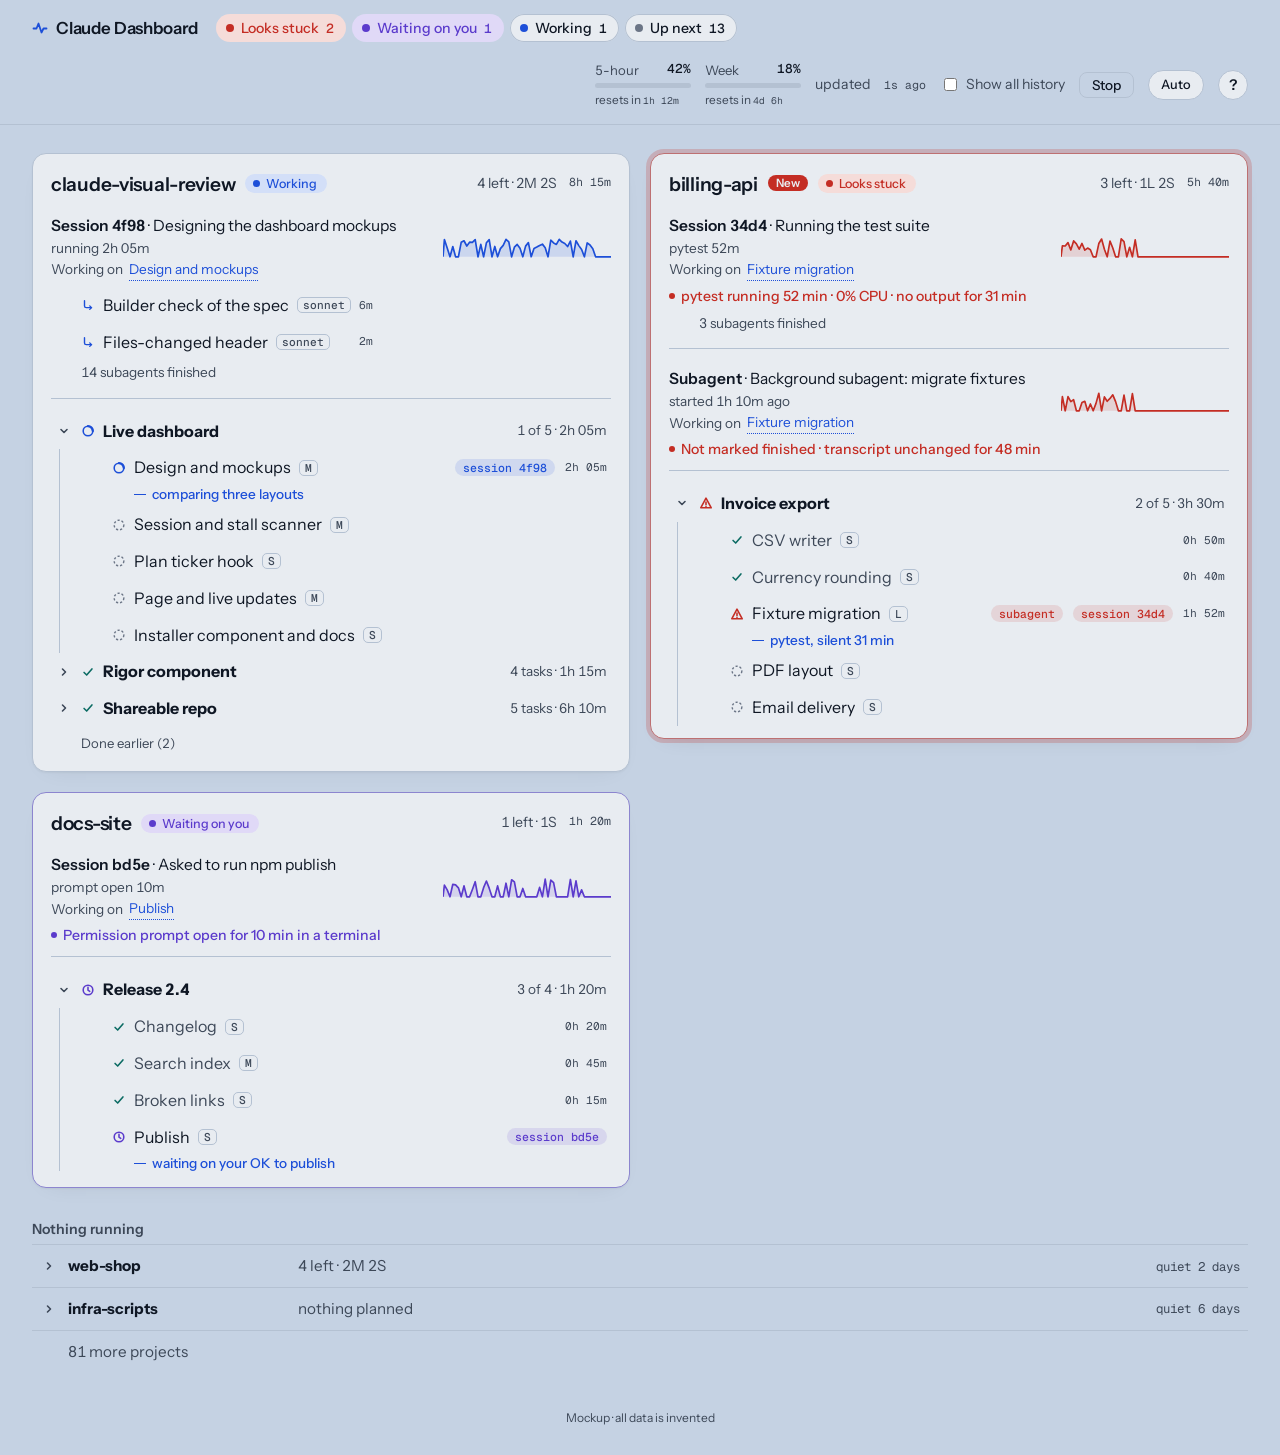
<file: docs/superpowers/specs/live-dashboard/mockup.html>
<!doctype html><html lang="en"><head><meta charset="utf-8"><meta name="viewport" content="width=device-width,initial-scale=1">
<title>Claude Dashboard · d4-calm</title>
<link rel="stylesheet" href="https://fonts.googleapis.com/css2?family=Instrument+Sans:wght@400;500;600;700&family=Geist+Mono:wght@400;500&display=swap">
<style>/* Inherits the setup guide's world: same tokens, faces, light/dark. Adds state colours and the life line. */
:root {
  --bg: #f3f5fa; --surface: #ffffff; --fg: #18203a; --muted: #5a6382; --rule: #dbe0ec;
  --accent: #2f4fd0; --accent-soft: #e6ebfc; --approve: #1f7a52; --approve-soft: #e3f3ea;
  --warn: #a3620a; --warn-soft: #fbf0dc; --stuck: #b3361f; --stuck-soft: #fbe6e1;
  --wait: #6b3fc9; --wait-soft: #efe8fc; --idle: #8a92ad;
  --shell: #141a2e; --shell-fg: #dfe5ff; --shell-dim: #8c96bf;
  --display: "Bricolage Grotesque", "Segoe UI", system-ui, sans-serif;
  --body: "Hanken Grotesk", "Segoe UI", system-ui, sans-serif;
  --mono: "JetBrains Mono", ui-monospace, Consolas, monospace;
  color-scheme: light;
}
@media (prefers-color-scheme: dark) { :root:not([data-theme="light"]) {
  --bg: #0f1322; --surface: #171d31; --fg: #e3e7f6; --muted: #98a1c2; --rule: #2a3250;
  --accent: #8ea4ff; --accent-soft: #212b52; --approve: #6fd3a4; --approve-soft: #16302a;
  --warn: #f0b85a; --warn-soft: #33281a; --stuck: #ff8a73; --stuck-soft: #3a1f1d;
  --wait: #c3a6ff; --wait-soft: #2a2148; --idle: #6c7598;
  --shell: #0a0d18; --shell-fg: #dfe5ff; --shell-dim: #7f89b3; color-scheme: dark } }
:root[data-theme="dark"] {
  --bg: #0f1322; --surface: #171d31; --fg: #e3e7f6; --muted: #98a1c2; --rule: #2a3250;
  --accent: #8ea4ff; --accent-soft: #212b52; --approve: #6fd3a4; --approve-soft: #16302a;
  --warn: #f0b85a; --warn-soft: #33281a; --stuck: #ff8a73; --stuck-soft: #3a1f1d;
  --wait: #c3a6ff; --wait-soft: #2a2148; --idle: #6c7598;
  --shell: #0a0d18; --shell-fg: #dfe5ff; --shell-dim: #7f89b3; color-scheme: dark }

* { box-sizing: border-box; }
html { scrollbar-color: var(--rule) transparent; }
::selection { background: var(--accent-soft); color: var(--fg); }
body { margin: 0; background: var(--bg); color: var(--fg); font: 15px/1.5 var(--body); font-variant-numeric: tabular-nums; }
:focus-visible { outline: 2px solid var(--accent); outline-offset: 2px; border-radius: 4px; }
button { font: inherit; color: inherit; }
.num, time, .t { font-family: var(--mono); font-size: 0.84em; }
.muted { color: var(--muted); }

/* Shell bar: the dark band from the guide's terminal, carrying the counts. */
.bar { background: var(--shell); color: var(--shell-fg); display: flex; align-items: center; gap: 18px;
  padding: 10px max(16px, 2.5vw); position: sticky; top: 0; z-index: 2; flex-wrap: wrap; }
.brand { font: 700 1.05rem var(--display); letter-spacing: -0.01em; display: flex; align-items: center; gap: 8px; }
.brand svg { color: #7fe0b0; }
.counts { display: flex; gap: 6px; flex-wrap: wrap; }
.count { display: inline-flex; align-items: center; gap: 7px; border: 1px solid rgba(140,150,191,.3); border-radius: 999px;
  padding: 3px 11px 3px 9px; font: 500 0.82rem var(--body); background: transparent; color: var(--shell-fg); cursor: pointer; }
.count b { font: 600 0.82rem var(--mono); }
.count[aria-pressed="true"] { background: rgba(140,150,191,.18); border-color: rgba(223,229,255,.5); }
.count .dot { width: 8px; height: 8px; border-radius: 50%; }
.bar .right { margin-left: auto; display: flex; align-items: center; gap: 14px; font-size: 0.82rem; color: var(--shell-dim); }
.bar label { display: inline-flex; gap: 6px; align-items: center; cursor: pointer; }
.bar input { accent-color: #8ea4ff; }
.stop { border: 1px solid rgba(140,150,191,.45); background: transparent; border-radius: 6px; padding: 4px 12px;
  color: var(--shell-fg); cursor: pointer; font: 500 0.8rem var(--mono); }
.stop:hover { border-color: #ff8a73; color: #ff8a73; }

/* State chips and dots */
.s-stuck { --c: var(--stuck); --cs: var(--stuck-soft); }
.s-wait { --c: var(--wait); --cs: var(--wait-soft); }
.s-work { --c: var(--accent); --cs: var(--accent-soft); }
.s-done { --c: var(--approve); --cs: var(--approve-soft); }
.s-idle { --c: var(--idle); --cs: transparent; }
.dot { background: var(--c); display: inline-block; flex: none; }
.chip { display: inline-flex; align-items: center; gap: 6px; font: 600 0.74rem var(--body); color: var(--c);
  background: var(--cs); border-radius: 999px; padding: 2px 9px 2px 7px; white-space: nowrap; }
.chip .dot { width: 7px; height: 7px; border-radius: 50%; }
.s-work .dot.live { animation: beat 2.4s cubic-bezier(.16,1,.3,1) infinite; }
@keyframes beat { 0%,100% { box-shadow: 0 0 0 0 color-mix(in srgb, var(--c) 45%, transparent); } 50% { box-shadow: 0 0 0 5px transparent; } }
@media (prefers-reduced-motion: reduce) { .s-work .dot.live { animation: none; } }
.size { font: 600 0.68rem var(--mono); color: var(--muted); border: 1px solid var(--rule); border-radius: 4px; padding: 0 5px; }

/* Signature: the life line. One tick per minute of the last hour where the session showed a sign of life.
   Silence is visible as a gap; a stuck session's line goes flat in its state colour. */
.life { display: block; width: 120px; height: 18px; color: var(--c, var(--accent)); flex: none; }
.life .flat { stroke: var(--c); stroke-dasharray: 2 3; }

/* Tree */
.tree { list-style: none; margin: 0; padding: 0; }
.tree .tree { padding-left: 22px; border-left: 1px solid var(--rule); margin-left: 8px; }
.node { display: grid; grid-template-columns: 18px 1fr auto; align-items: center; gap: 8px; padding: 5px 4px; border-radius: 6px; }
.node:hover { background: color-mix(in srgb, var(--accent-soft) 55%, transparent); }
.node .name { display: flex; align-items: center; gap: 8px; min-width: 0; }
.node .name span.label { overflow: hidden; text-overflow: ellipsis; white-space: nowrap; }
.node .meta { display: flex; align-items: center; gap: 10px; color: var(--muted); font-size: 0.82rem; }
.tw { width: 18px; height: 18px; border: 0; background: none; padding: 0; cursor: pointer; color: var(--muted); display: grid; place-items: center; }
.tw svg { transition: transform .2s cubic-bezier(.16,1,.3,1); }
.tw[aria-expanded="false"] svg { transform: rotate(-90deg); }
.ic { width: 14px; height: 14px; color: var(--c); flex: none; }
.now { font: 500 0.8rem var(--body); color: var(--accent); display: flex; align-items: center; gap: 6px; }
.now::before { content: ""; width: 12px; height: 1px; background: var(--accent); }
.done-label { color: var(--muted); }
[hidden] { display: none !important; }

/* Evidence line for a stall */
.evidence { font: 0.8rem var(--mono); color: var(--stuck); background: var(--stuck-soft); border-radius: 6px; padding: 6px 10px; }
.s-wait .evidence { color: var(--wait); background: var(--wait-soft); }
.subs { font-size: 0.8rem; color: var(--muted); }
.mocknote { font: 0.75rem var(--mono); color: var(--muted); text-align: center; padding: 18px; }


main { padding: 24px max(16px, 2.5vw) 8px; display: grid; gap: 28px; }
.grid { display: grid; grid-template-columns: repeat(auto-fill, minmax(420px, 1fr)); gap: 16px; align-items: start; }
.panel { background: var(--surface); border: 1px solid var(--rule); border-radius: 12px; padding: 14px 14px 10px; display: grid; gap: 10px; min-width: 0;
  box-shadow: 0 1px 2px rgba(20,26,46,.04), 0 6px 18px -12px rgba(20,26,46,.18); }
.panel.s-stuck { border-color: color-mix(in srgb, var(--stuck) 45%, var(--rule)); }
.panel.s-wait { border-color: color-mix(in srgb, var(--wait) 40%, var(--rule)); }
.ph { display: flex; align-items: center; gap: 10px; flex-wrap: wrap; }
.ph h2 { font: 700 1.12rem var(--display); margin: 0; letter-spacing: -0.01em; }
.ph .meta { margin-left: auto; font-size: .82rem; color: var(--muted); display: flex; gap: 12px; }
.sess { display: flex; align-items: center; gap: 12px; padding: 8px 10px; border-radius: 8px; background: color-mix(in srgb, var(--cs) 70%, transparent); flex-wrap: wrap; }
.sess .what { flex: 1; min-width: 180px; } .sess .what b { font-weight: 600; }
.quiet h3 { font: 600 .82rem var(--body); color: var(--muted); margin: 0 0 6px; }
.qrow { display: grid; grid-template-columns: 18px 220px 1fr auto; gap: 10px; align-items: center; padding: 7px 8px; border-top: 1px solid var(--rule); font-size: .88rem; }
.qrow:hover { background: var(--surface); }


:root { --bg:#c5d2e3; --surface:#e8ecf1; --fg:#0f1724; --muted:#3d4858; --rule:#b4c1d2; --accent:#1d4fd8; --accent-soft:#d3dff8;
  --approve:#0b6b63; --approve-soft:#d2e8e5; --stuck:#c42d24; --stuck-soft:#f5dcd9; --wait:#5b3bcc; --wait-soft:#e0d9f7; --idle:#6b7586;
  --shell:#c5d2e3; --shell-fg:#0f1724; --shell-dim:#3d4858; color-scheme: light;
  --display:"Instrument Sans",system-ui,sans-serif; --body:"Instrument Sans",system-ui,sans-serif; --mono:"Geist Mono",ui-monospace,monospace; }
@media (prefers-color-scheme: dark) { :root:not([data-theme="light"]) { --bg:#0d1117; --surface:#151b24; --fg:#e6edf3; --muted:#9aa5b4; --rule:#252e3a;
  --accent:#6ea8ff; --accent-soft:#16243d; --approve:#3fc5b0; --approve-soft:#0f2a28; --stuck:#ff6a5f; --stuck-soft:#3a1a19; --wait:#a993ff; --wait-soft:#241d44; --idle:#647084;
  --shell:#0d1117; --shell-fg:#e6edf3; --shell-dim:#9aa5b4; color-scheme: dark; } }
:root[data-theme="dark"] { --bg:#0d1117; --surface:#151b24; --fg:#e6edf3; --muted:#9aa5b4; --rule:#252e3a;
  --accent:#6ea8ff; --accent-soft:#16243d; --approve:#3fc5b0; --approve-soft:#0f2a28; --stuck:#ff6a5f; --stuck-soft:#3a1a19; --wait:#a993ff; --wait-soft:#241d44; --idle:#647084;
  --shell:#0d1117; --shell-fg:#e6edf3; --shell-dim:#9aa5b4; color-scheme: dark; }
.modebtn { height: 30px; border-radius: 999px; border: 1px solid var(--rule); background: var(--surface); color: var(--fg); cursor: pointer;
  font: 500 .8rem var(--body); padding: 0 12px; display: inline-flex; gap: 6px; align-items: center; }
.modebtn:hover { border-color: var(--accent); }
body { font-size: 16px; line-height: 1.55; }
.bar { border-bottom: 1px solid var(--rule); padding-block: 14px; backdrop-filter: blur(8px); background: color-mix(in srgb, var(--bg) 88%, transparent); }
.brand { font: 600 1.05rem var(--display); letter-spacing: -0.01em; } .brand svg { color: var(--accent); }
.count { border: 0; background: var(--surface); color: var(--fg); box-shadow: inset 0 0 0 1px var(--rule); font: 500 .88rem var(--body); padding: 5px 12px 5px 10px; }
.count b { font-family: var(--mono); font-weight: 500; }
.count.s-stuck { background: var(--stuck-soft); box-shadow: none; color: var(--stuck); }
.count.s-wait { background: var(--wait-soft); box-shadow: none; color: var(--wait); }
.count[aria-pressed="true"] { box-shadow: inset 0 0 0 2px currentColor; }
.count .dot { background: var(--c) !important; }
.bar .right { color: var(--muted); font-size: .88rem; }
.bar input { accent-color: var(--accent); }
.stop { border-color: var(--rule); color: var(--fg); font: 500 .85rem var(--body); border-radius: 8px; } .stop:hover { border-color: var(--stuck); color: var(--stuck); }
main { gap: 32px; padding-top: 28px; }
.grid { gap: 20px; grid-template-columns: repeat(auto-fill, minmax(440px, 1fr)); }
.panel { border-radius: 14px; padding: 18px 18px 12px; gap: 14px; border-color: var(--rule);
  box-shadow: 0 1px 2px rgba(0,0,0,.04), 0 8px 24px -16px rgba(0,0,0,.12); transition: box-shadow .4s cubic-bezier(.16,1,.3,1); }
.panel.s-stuck { border-color: color-mix(in srgb, var(--stuck) 55%, var(--rule)); }
.panel.s-wait { border-color: color-mix(in srgb, var(--wait) 45%, var(--rule)); }
.panel.changed { box-shadow: 0 0 0 4px color-mix(in srgb, var(--stuck) 22%, transparent), 0 8px 24px -16px rgba(0,0,0,.2); }
.ph h2 { font: 600 1.2rem var(--display); letter-spacing: -0.015em; }
.ph .meta { font-size: .88rem; }
.chip { font: 500 .78rem var(--body); padding: 2px 10px 2px 8px; }
.newbadge { font: 600 .72rem var(--body); color: var(--surface); background: var(--stuck); border-radius: 999px; padding: 1px 8px; }
.sess { background: transparent; border-radius: 0; padding: 4px 0 12px; border-bottom: 1px solid var(--rule); gap: 6px 14px; }
.sess .what b { font-weight: 600; } .sess .what { font-size: .97rem; }
.sess .muted { font-size: .85rem !important; }
.evidence { background: transparent; padding: 0; font: 500 .88rem var(--body); display: flex; gap: 6px; align-items: center; }
.evidence::before { content: ""; width: 6px; height: 6px; border-radius: 50%; background: currentColor; flex: none; }
.s-wait .evidence { background: transparent; }
.subs { font-size: .85rem; }
.node { padding: 6px 4px; } .node .meta { font-size: .85rem; }
.tree .tree { border-left-color: var(--rule); }
.size { font: 500 .7rem var(--mono); border-radius: 5px; }
.now { font-size: .85rem; }
.t, time { font-family: var(--mono); font-size: .82em; }
.life.ridge { width: 168px; height: 30px; }
.life.ridge path { fill: color-mix(in srgb, var(--c, var(--accent)) 14%, transparent); stroke: var(--c, var(--accent)); stroke-width: 1.2; stroke-linejoin: round; }
.qrow { font-size: .95rem; border-top-color: var(--rule); padding: 9px 8px; }
.quiet h3 { font-size: .88rem; }
.mocknote { font-family: var(--body); }
/* Usage meters in the bar */
.usage { display: flex; gap: 14px; align-items: center; font-size: .82rem; color: var(--muted); }
.meter { display: grid; gap: 3px; min-width: 96px; }
.meter .lbl { display: flex; justify-content: space-between; gap: 8px; } .meter .lbl b { color: var(--fg); font: 500 .8rem var(--mono); }
.meter .track { height: 5px; border-radius: 3px; background: var(--rule); overflow: hidden; }
.meter .fill { height: 100%; border-radius: 3px; background: var(--accent); transition: width .8s cubic-bezier(.16,1,.3,1); }
.meter.hot .fill { background: var(--wait); }
.meter .rs { font-size: .74rem; color: var(--muted); white-space: nowrap; }
.bar .right time { display: inline-block; width: 7.5ch; text-align: right; }
.ph .newbadge { position: relative; top: -1px; }
.helpbtn { width: 30px; height: 30px; border-radius: 50%; border: 1px solid var(--rule); background: var(--surface); cursor: pointer; font: 600 .9rem var(--body); color: var(--fg); }
.helpbtn:hover { border-color: var(--accent); color: var(--accent); }
/* Session to task link */
.on-task { font-size: .85rem; color: var(--muted); display: flex; gap: 6px; align-items: center; }
.on-task a { color: var(--accent); text-decoration: none; border-bottom: 1px dotted currentColor; cursor: pointer; }
.on-task.none { font-style: italic; }
.who { font: 500 .72rem var(--mono); color: var(--c, var(--accent)); background: color-mix(in srgb, var(--c, var(--accent)) 12%, transparent); border-radius: 999px; padding: 1px 8px; white-space: nowrap; }
.node.linked { background: color-mix(in srgb, var(--accent) 14%, transparent); box-shadow: inset 0 0 0 1px color-mix(in srgb, var(--accent) 45%, transparent); }
.sess.linked { background: color-mix(in srgb, var(--accent) 8%, transparent); }
/* Hover explanation */
.tip { position: fixed; z-index: 50; max-width: 320px; background: var(--fg); color: var(--bg); font: 400 .85rem/1.5 var(--body);
  padding: 10px 12px; border-radius: 10px; box-shadow: 0 10px 30px -10px rgba(0,0,0,.4); pointer-events: none; opacity: 0; transform: translateY(4px);
  transition: opacity .15s, transform .2s cubic-bezier(.16,1,.3,1); }
.tip.show { opacity: 1; transform: none; }
.tip b { display: block; font-weight: 600; margin-bottom: 2px; }
/* Help tour */
.tour { position: fixed; inset: 0; z-index: 40; background: color-mix(in srgb, #000 45%, transparent); }
.tour .hole { position: fixed; border-radius: 10px; box-shadow: 0 0 0 3px var(--accent), 0 0 0 9999px color-mix(in srgb, #000 35%, transparent); transition: all .35s cubic-bezier(.16,1,.3,1); }
.tour .card { position: fixed; width: 300px; background: var(--surface); color: var(--fg); border-radius: 12px; padding: 14px 16px; box-shadow: 0 20px 50px -15px rgba(0,0,0,.5); transition: all .35s cubic-bezier(.16,1,.3,1); }
.tour .card h4 { margin: 0 0 4px; font: 600 1rem var(--display); } .tour .card p { margin: 0 0 12px; font-size: .9rem; color: var(--muted); }
.tour .nav { display: flex; justify-content: space-between; align-items: center; font-size: .82rem; color: var(--muted); }
.tour .nav button { border: 0; background: var(--accent); color: #fff; border-radius: 8px; padding: 6px 14px; font: 500 .85rem var(--body); cursor: pointer; }
.tour .nav button.ghost { background: transparent; color: var(--muted); }
</style></head><body><header class="bar">
  <div class="brand"><svg width="16" height="16" viewBox="0 0 16 16" fill="none" stroke="currentColor" stroke-width="1.8" stroke-linecap="round" stroke-linejoin="round"><path d="M1.5 8.5h3l2-5 3 9 2-4h3"/></svg> Claude Dashboard</div>
  <div class="counts" role="group" aria-label="Filter by state">
    <button class="count s-stuck" aria-pressed="false" data-f="stuck"><span class="dot" style="border-radius:50%"></span>Looks stuck <b>2</b></button>
    <button class="count s-wait" aria-pressed="false" data-f="wait"><span class="dot" style="border-radius:50%"></span>Waiting on you <b>1</b></button>
    <button class="count s-work" aria-pressed="false" data-f="work"><span class="dot" style="border-radius:50%;background:#8ea4ff"></span>Working <b>1</b></button>
    <button class="count s-idle" aria-pressed="false" data-f="next"><span class="dot" style="border-radius:50%"></span>Up next <b>13</b></button>
  </div>
  <div class="right">
    <span>updated <time>just now</time></span>
    <label><input type="checkbox" class="hist"> Show all history</label>
    <button class="stop" title="Stop the dashboard server">Stop</button>
  </div>
</header><main>
<div class="grid"><article class="panel s-work" data-state="work next">
  <div class="ph"><h2>claude-visual-review</h2><span class="chip s-work"><span class="dot live"></span>Working</span><span class="meta"><span>4 left · 2M 2S</span><span class="t">8h 15m</span></span></div>
  <div class="sess s-work"><div class="what"><b>Session 4f98</b> · Designing the dashboard mockups<div class="muted" style="font-size:.8rem">running 2h 05m</div></div><svg class="life ridge" viewBox="0 0 120 18" aria-label="Signs of life over the last hour"><path d="M0 16 L1 3.6695398313317167 L3 9.670844696727976 L5 16 L7 8.667310950913146 L9 16 L11 16 L13 5.665852116474813 L15 4.548399777453579 L17 8.287744287116334 L19 5.551513931831119 L21 5.670964257847967 L23 3.655704610820722 L25 16 L27 7.114681336849314 L29 16 L31 6.010276711690368 L33 3.7436380422644504 L35 16 L37 8.615985952604555 L39 16 L41 10.16075652677601 L43 7.829428709451774 L45 3.530138645661129 L47 5.287649916735315 L49 16 L51 9.139002360701095 L53 7.150630023586858 L55 9.819573344765033 L57 16 L59 8.361833888623787 L61 5.835642247896475 L63 16 L65 10.051099095424217 L67 9.05363065037114 L69 7.8676200255600826 L71 6.957470775888055 L73 9.479201530259662 L75 16 L77 4.157552397766873 L79 6.089744614874824 L81 7.183175343127537 L83 3.5106115129592883 L85 5.465441662965082 L87 6.491035731086058 L89 8.656431391745077 L91 4.734606689952598 L93 16 L95 4.527868934500901 L97 8.012506831676003 L99 10.791880291929413 L101 16 L103 6.106522940661071 L105 7.587448078807187 L107 10.285631593426519 L109 16 L111 16 L113 16 L115 16 L117 16 L119 16 L120 16"/></svg><div><div class="node s-work" style="grid-template-columns:18px 1fr auto"><span></span><span class="name"><svg class="ic" viewBox="0 0 16 16" fill="none" stroke="currentColor" stroke-width="1.6" stroke-linecap="round" stroke-linejoin="round"><path d="M4 3v6a2 2 0 0 0 2 2h6"/><path d="M10 9l2 2-2 2"/></svg><span class="label">Builder check of the spec</span> <span class="size">sonnet</span></span><span class="meta"><span class="t">6m</span></span></div><div class="node s-work" style="grid-template-columns:18px 1fr auto"><span></span><span class="name"><svg class="ic" viewBox="0 0 16 16" fill="none" stroke="currentColor" stroke-width="1.6" stroke-linecap="round" stroke-linejoin="round"><path d="M4 3v6a2 2 0 0 0 2 2h6"/><path d="M10 9l2 2-2 2"/></svg><span class="label">Files-changed header</span> <span class="size">sonnet</span></span><span class="meta"><span class="t">2m</span></span></div><div class="subs" style="padding:2px 0 2px 30px">14 subagents finished</div></div></div>
  <ul class="tree"><li><div class="node s-work"><button class="tw" aria-expanded="true"><svg width="12" height="12" viewBox="0 0 12 12" fill="none" stroke="currentColor" stroke-width="1.6" stroke-linecap="round" stroke-linejoin="round"><path d="M3 4.5 6 7.5 9 4.5"/></svg></button><span class="name"><svg class="ic" viewBox="0 0 16 16" fill="none" stroke="currentColor" stroke-width="1.8"><circle cx="8" cy="8" r="5.5"/><path d="M8 2.5a5.5 5.5 0 0 1 5.5 5.5" stroke-width="2.6" stroke-linecap="round"/></svg><span class="label"><b>Live dashboard</b></span></span><span class="meta">1 of 5 · 2h 05m</span></div>
  <ul class="tree"><li><div class="node s-work"><span></span><span class="name"><svg class="ic" viewBox="0 0 16 16" fill="none" stroke="currentColor" stroke-width="1.8"><circle cx="8" cy="8" r="5.5"/><path d="M8 2.5a5.5 5.5 0 0 1 5.5 5.5" stroke-width="2.6" stroke-linecap="round"/></svg><span class="label">Design and mockups</span> <span class="size">M</span></span><span class="meta"><span class="t">2h 05m</span></span></div><div class="now" style="margin:0 0 4px 52px">comparing three layouts</div></li><li><div class="node s-idle"><span></span><span class="name"><svg class="ic" viewBox="0 0 16 16" fill="none" stroke="currentColor" stroke-width="1.6"><circle cx="8" cy="8" r="5.5" stroke-dasharray="2.5 2.2"/></svg><span class="label">Session and stall scanner</span> <span class="size">M</span></span><span class="meta"></span></div></li><li><div class="node s-idle"><span></span><span class="name"><svg class="ic" viewBox="0 0 16 16" fill="none" stroke="currentColor" stroke-width="1.6"><circle cx="8" cy="8" r="5.5" stroke-dasharray="2.5 2.2"/></svg><span class="label">Plan ticker hook</span> <span class="size">S</span></span><span class="meta"></span></div></li><li><div class="node s-idle"><span></span><span class="name"><svg class="ic" viewBox="0 0 16 16" fill="none" stroke="currentColor" stroke-width="1.6"><circle cx="8" cy="8" r="5.5" stroke-dasharray="2.5 2.2"/></svg><span class="label">Page and live updates</span> <span class="size">M</span></span><span class="meta"></span></div></li><li><div class="node s-idle"><span></span><span class="name"><svg class="ic" viewBox="0 0 16 16" fill="none" stroke="currentColor" stroke-width="1.6"><circle cx="8" cy="8" r="5.5" stroke-dasharray="2.5 2.2"/></svg><span class="label">Installer component and docs</span> <span class="size">S</span></span><span class="meta"></span></div></li></ul></li><li><div class="node s-done"><button class="tw" aria-expanded="false"><svg width="12" height="12" viewBox="0 0 12 12" fill="none" stroke="currentColor" stroke-width="1.6" stroke-linecap="round" stroke-linejoin="round"><path d="M3 4.5 6 7.5 9 4.5"/></svg></button><span class="name"><svg class="ic" viewBox="0 0 16 16" fill="none" stroke="currentColor" stroke-width="1.8" stroke-linecap="round" stroke-linejoin="round"><path d="M3.5 8.5 6.5 11.5 12.5 4.5"/></svg><span class="label"><b>Rigor component</b></span></span><span class="meta">4 tasks · 1h 15m</span></div>
  <ul class="tree" hidden><li><div class="node s-done"><span></span><span class="name"><svg class="ic" viewBox="0 0 16 16" fill="none" stroke="currentColor" stroke-width="1.8" stroke-linecap="round" stroke-linejoin="round"><path d="M3.5 8.5 6.5 11.5 12.5 4.5"/></svg><span class="label done-label">Pushback hook</span> <span class="size">S</span></span><span class="meta"><span class="t">0h 40m</span></span></div></li><li><div class="node s-done"><span></span><span class="name"><svg class="ic" viewBox="0 0 16 16" fill="none" stroke="currentColor" stroke-width="1.8" stroke-linecap="round" stroke-linejoin="round"><path d="M3.5 8.5 6.5 11.5 12.5 4.5"/></svg><span class="label done-label">Label claims that matter</span> <span class="size">S</span></span><span class="meta"><span class="t">0h 15m</span></span></div></li><li><div class="node s-done"><span></span><span class="name"><svg class="ic" viewBox="0 0 16 16" fill="none" stroke="currentColor" stroke-width="1.8" stroke-linecap="round" stroke-linejoin="round"><path d="M3.5 8.5 6.5 11.5 12.5 4.5"/></svg><span class="label done-label">-Remove cleanup</span> <span class="size">S</span></span><span class="meta"><span class="t">0h 10m</span></span></div></li><li><div class="node s-done"><span></span><span class="name"><svg class="ic" viewBox="0 0 16 16" fill="none" stroke="currentColor" stroke-width="1.8" stroke-linecap="round" stroke-linejoin="round"><path d="M3.5 8.5 6.5 11.5 12.5 4.5"/></svg><span class="label done-label">Tests clean up temp folders</span> <span class="size">S</span></span><span class="meta"><span class="t">0h 10m</span></span></div></li></ul></li><li><div class="node s-done"><button class="tw" aria-expanded="false"><svg width="12" height="12" viewBox="0 0 12 12" fill="none" stroke="currentColor" stroke-width="1.6" stroke-linecap="round" stroke-linejoin="round"><path d="M3 4.5 6 7.5 9 4.5"/></svg></button><span class="name"><svg class="ic" viewBox="0 0 16 16" fill="none" stroke="currentColor" stroke-width="1.8" stroke-linecap="round" stroke-linejoin="round"><path d="M3.5 8.5 6.5 11.5 12.5 4.5"/></svg><span class="label"><b>Shareable repo</b></span></span><span class="meta">5 tasks · 6h 10m</span></div>
  <ul class="tree" hidden><li><div class="node s-done"><span></span><span class="name"><svg class="ic" viewBox="0 0 16 16" fill="none" stroke="currentColor" stroke-width="1.8" stroke-linecap="round" stroke-linejoin="round"><path d="M3.5 8.5 6.5 11.5 12.5 4.5"/></svg><span class="label done-label">Personal-data check</span> <span class="size">S</span></span><span class="meta"><span class="t">0h 45m</span></span></div></li><li><div class="node s-done"><span></span><span class="name"><svg class="ic" viewBox="0 0 16 16" fill="none" stroke="currentColor" stroke-width="1.8" stroke-linecap="round" stroke-linejoin="round"><path d="M3.5 8.5 6.5 11.5 12.5 4.5"/></svg><span class="label done-label">Fable component</span> <span class="size">S</span></span><span class="meta"><span class="t">0h 50m</span></span></div></li><li><div class="node s-done"><span></span><span class="name"><svg class="ic" viewBox="0 0 16 16" fill="none" stroke="currentColor" stroke-width="1.8" stroke-linecap="round" stroke-linejoin="round"><path d="M3.5 8.5 6.5 11.5 12.5 4.5"/></svg><span class="label done-label">Installer components</span> <span class="size">L</span></span><span class="meta"><span class="t">2h 40m</span></span></div></li><li><div class="node s-done"><span></span><span class="name"><svg class="ic" viewBox="0 0 16 16" fill="none" stroke="currentColor" stroke-width="1.8" stroke-linecap="round" stroke-linejoin="round"><path d="M3.5 8.5 6.5 11.5 12.5 4.5"/></svg><span class="label done-label">Journal to vault</span> <span class="size">S</span></span><span class="meta"><span class="t">0h 30m</span></span></div></li><li><div class="node s-done"><span></span><span class="name"><svg class="ic" viewBox="0 0 16 16" fill="none" stroke="currentColor" stroke-width="1.8" stroke-linecap="round" stroke-linejoin="round"><path d="M3.5 8.5 6.5 11.5 12.5 4.5"/></svg><span class="label done-label">Public docs</span> <span class="size">M</span></span><span class="meta"><span class="t">1h 25m</span></span></div></li></ul></li><li class="histrow" hidden><div class="node s-done"><span></span><span class="name"><svg class="ic" viewBox="0 0 16 16" fill="none" stroke="currentColor" stroke-width="1.8" stroke-linecap="round" stroke-linejoin="round"><path d="M3.5 8.5 6.5 11.5 12.5 4.5"/></svg><span class="label done-label">Setup guide restyle · 12 Nov · 1h 05m</span></span><span></span></div><div class="node s-done"><span></span><span class="name"><svg class="ic" viewBox="0 0 16 16" fill="none" stroke="currentColor" stroke-width="1.8" stroke-linecap="round" stroke-linejoin="round"><path d="M3.5 8.5 6.5 11.5 12.5 4.5"/></svg><span class="label done-label">Visual review rules · 11 Nov · 2h 20m</span></span><span></span></div></li>
  <li class="histhint"><div class="node"><span></span><span class="name muted" style="font-size:.82rem">Done earlier (2)</span><span></span></div></li></ul></article><article class="panel s-stuck" data-state="stuck">
  <div class="ph"><h2>billing-api</h2><span class="chip s-stuck"><span class="dot"></span>Looks stuck</span><span class="meta"><span>3 left · 1L 2S</span><span class="t">5h 40m</span></span></div>
  <div class="sess s-stuck"><div class="what"><b>Session 34d4</b> · Running the test suite<div class="muted" style="font-size:.8rem">pytest 52m</div></div><svg class="life ridge" viewBox="0 0 120 18" aria-label="Signs of life over the last hour"><path d="M0 16 L1 8.115517070570736 L3 8.273219155740561 L5 5.899384626582911 L7 11.140779427388114 L9 4.65553508790002 L11 6.73279496807735 L13 10.573596998128853 L15 6.472100098953629 L17 11.254850979547413 L19 9.755549278904475 L21 10.940311741661425 L23 16 L25 16 L27 6.542355488190594 L29 3.3231543057240334 L31 10.574818430829243 L33 16 L35 4.796816610613286 L37 9.690324225761149 L39 16 L41 16 L43 3.227202276711912 L45 5.1875642500294195 L47 16 L49 9.252429583157614 L51 16 L53 3.888059896132006 L55 16 L57 16 L59 16 L61 16 L63 16 L65 16 L67 16 L69 16 L71 16 L73 16 L75 16 L77 16 L79 16 L81 16 L83 16 L85 16 L87 16 L89 16 L91 16 L93 16 L95 16 L97 16 L99 16 L101 16 L103 16 L105 16 L107 16 L109 16 L111 16 L113 16 L115 16 L117 16 L119 16 L120 16"/></svg><div class="evidence" style="flex-basis:100%">pytest running 52 min · 0% CPU · no output for 31 min</div><div><div class="subs" style="padding:2px 0 2px 30px">3 subagents finished</div></div></div><div class="sess s-stuck"><div class="what"><b>Subagent</b> · Background subagent: migrate fixtures<div class="muted" style="font-size:.8rem">started 1h 10m ago</div></div><svg class="life ridge" viewBox="0 0 120 18" aria-label="Signs of life over the last hour"><path d="M0 16 L1 5.892528450951227 L3 16 L5 5.840584219335851 L7 9.462364964937962 L9 8.099726853403135 L11 16 L13 16 L15 10.141714126752557 L17 9.19124591936881 L19 16 L21 11.12475163257902 L23 16 L25 10.711217579157658 L27 3.465736839298968 L29 16 L31 6.087259146984323 L33 9.17192384287339 L35 7.1746973847154045 L37 4.597132823288968 L39 9.444624295851508 L41 16 L43 16 L45 4.84165696855246 L47 16 L49 16 L51 3.7372504074532777 L53 16 L55 16 L57 16 L59 16 L61 16 L63 16 L65 16 L67 16 L69 16 L71 16 L73 16 L75 16 L77 16 L79 16 L81 16 L83 16 L85 16 L87 16 L89 16 L91 16 L93 16 L95 16 L97 16 L99 16 L101 16 L103 16 L105 16 L107 16 L109 16 L111 16 L113 16 L115 16 L117 16 L119 16 L120 16"/></svg><div class="evidence" style="flex-basis:100%">Not marked finished · transcript unchanged for 48 min</div></div>
  <ul class="tree"><li><div class="node s-stuck"><button class="tw" aria-expanded="true"><svg width="12" height="12" viewBox="0 0 12 12" fill="none" stroke="currentColor" stroke-width="1.6" stroke-linecap="round" stroke-linejoin="round"><path d="M3 4.5 6 7.5 9 4.5"/></svg></button><span class="name"><svg class="ic" viewBox="0 0 16 16" fill="none" stroke="currentColor" stroke-width="1.8" stroke-linecap="round"><path d="M8 2.5 14 13.5H2Z" stroke-linejoin="round"/><path d="M8 7v3M8 12v.01"/></svg><span class="label"><b>Invoice export</b></span></span><span class="meta">2 of 5 · 3h 30m</span></div>
  <ul class="tree"><li><div class="node s-done"><span></span><span class="name"><svg class="ic" viewBox="0 0 16 16" fill="none" stroke="currentColor" stroke-width="1.8" stroke-linecap="round" stroke-linejoin="round"><path d="M3.5 8.5 6.5 11.5 12.5 4.5"/></svg><span class="label done-label">CSV writer</span> <span class="size">S</span></span><span class="meta"><span class="t">0h 50m</span></span></div></li><li><div class="node s-done"><span></span><span class="name"><svg class="ic" viewBox="0 0 16 16" fill="none" stroke="currentColor" stroke-width="1.8" stroke-linecap="round" stroke-linejoin="round"><path d="M3.5 8.5 6.5 11.5 12.5 4.5"/></svg><span class="label done-label">Currency rounding</span> <span class="size">S</span></span><span class="meta"><span class="t">0h 40m</span></span></div></li><li><div class="node s-stuck"><span></span><span class="name"><svg class="ic" viewBox="0 0 16 16" fill="none" stroke="currentColor" stroke-width="1.8" stroke-linecap="round"><path d="M8 2.5 14 13.5H2Z" stroke-linejoin="round"/><path d="M8 7v3M8 12v.01"/></svg><span class="label">Fixture migration</span> <span class="size">L</span></span><span class="meta"><span class="t">1h 52m</span></span></div><div class="now" style="margin:0 0 4px 52px">pytest, silent 31 min</div></li><li><div class="node s-idle"><span></span><span class="name"><svg class="ic" viewBox="0 0 16 16" fill="none" stroke="currentColor" stroke-width="1.6"><circle cx="8" cy="8" r="5.5" stroke-dasharray="2.5 2.2"/></svg><span class="label">PDF layout</span> <span class="size">S</span></span><span class="meta"></span></div></li><li><div class="node s-idle"><span></span><span class="name"><svg class="ic" viewBox="0 0 16 16" fill="none" stroke="currentColor" stroke-width="1.6"><circle cx="8" cy="8" r="5.5" stroke-dasharray="2.5 2.2"/></svg><span class="label">Email delivery</span> <span class="size">S</span></span><span class="meta"></span></div></li></ul></li></ul></article><article class="panel s-wait" data-state="wait">
  <div class="ph"><h2>docs-site</h2><span class="chip s-wait"><span class="dot"></span>Waiting on you</span><span class="meta"><span>1 left · 1S</span><span class="t">1h 20m</span></span></div>
  <div class="sess s-wait"><div class="what"><b>Session bd5e</b> · Asked to run npm publish<div class="muted" style="font-size:.8rem">prompt open 10m</div></div><svg class="life ridge" viewBox="0 0 120 18" aria-label="Signs of life over the last hour"><path d="M0 16 L1 7.673562592092697 L3 11.068470237715388 L5 16 L7 7.077202922863513 L9 7.459399077486898 L11 9.603481897317565 L13 16 L15 8.236522326472459 L17 16 L19 16 L21 10.734453591673846 L23 5.237014022649738 L25 16 L27 16 L29 9.465927815048921 L31 4.721970123365509 L33 9.818232454321455 L35 16 L37 16 L39 8.20369221123573 L41 16 L43 16 L45 6.290628681211093 L47 16 L49 3.833075014610344 L51 5.3877355834412075 L53 16 L55 16 L57 10.04134847665734 L59 16 L61 16 L63 16 L65 16 L67 16 L69 9.294832442814872 L71 16 L73 3.4063201734825608 L75 16 L77 4.062848164868935 L79 5.820545754451558 L81 16 L83 16 L85 16 L87 16 L89 16 L91 3.6118680536336587 L93 16 L95 4.595023459007509 L97 16 L99 11.04524666322174 L101 16 L103 16 L105 16 L107 16 L109 16 L111 16 L113 16 L115 16 L117 16 L119 16 L120 16"/></svg><div class="evidence" style="flex-basis:100%">Permission prompt open for 10 min in a terminal</div></div>
  <ul class="tree"><li><div class="node s-wait"><button class="tw" aria-expanded="true"><svg width="12" height="12" viewBox="0 0 12 12" fill="none" stroke="currentColor" stroke-width="1.6" stroke-linecap="round" stroke-linejoin="round"><path d="M3 4.5 6 7.5 9 4.5"/></svg></button><span class="name"><svg class="ic" viewBox="0 0 16 16" fill="none" stroke="currentColor" stroke-width="1.8" stroke-linecap="round"><circle cx="8" cy="8" r="5.5"/><path d="M8 5v3.2l2 1.3"/></svg><span class="label"><b>Release 2.4</b></span></span><span class="meta">3 of 4 · 1h 20m</span></div>
  <ul class="tree"><li><div class="node s-done"><span></span><span class="name"><svg class="ic" viewBox="0 0 16 16" fill="none" stroke="currentColor" stroke-width="1.8" stroke-linecap="round" stroke-linejoin="round"><path d="M3.5 8.5 6.5 11.5 12.5 4.5"/></svg><span class="label done-label">Changelog</span> <span class="size">S</span></span><span class="meta"><span class="t">0h 20m</span></span></div></li><li><div class="node s-done"><span></span><span class="name"><svg class="ic" viewBox="0 0 16 16" fill="none" stroke="currentColor" stroke-width="1.8" stroke-linecap="round" stroke-linejoin="round"><path d="M3.5 8.5 6.5 11.5 12.5 4.5"/></svg><span class="label done-label">Search index</span> <span class="size">M</span></span><span class="meta"><span class="t">0h 45m</span></span></div></li><li><div class="node s-done"><span></span><span class="name"><svg class="ic" viewBox="0 0 16 16" fill="none" stroke="currentColor" stroke-width="1.8" stroke-linecap="round" stroke-linejoin="round"><path d="M3.5 8.5 6.5 11.5 12.5 4.5"/></svg><span class="label done-label">Broken links</span> <span class="size">S</span></span><span class="meta"><span class="t">0h 15m</span></span></div></li><li><div class="node s-wait"><span></span><span class="name"><svg class="ic" viewBox="0 0 16 16" fill="none" stroke="currentColor" stroke-width="1.8" stroke-linecap="round"><circle cx="8" cy="8" r="5.5"/><path d="M8 5v3.2l2 1.3"/></svg><span class="label">Publish</span> <span class="size">S</span></span><span class="meta"></span></div><div class="now" style="margin:0 0 4px 52px">waiting on your OK to publish</div></li></ul></li></ul></article></div>
<section class="quiet"><h3>Nothing running</h3>
<div class="qrow s-idle"><button class="tw" aria-expanded="false"><svg width="12" height="12" viewBox="0 0 12 12" fill="none" stroke="currentColor" stroke-width="1.6" stroke-linecap="round" stroke-linejoin="round"><path d="M3 4.5 6 7.5 9 4.5"/></svg></button><b>web-shop</b><span class="muted">4 left · 2M 2S</span><span class="t muted">quiet 2 days</span></div><div class="qrow s-idle"><button class="tw" aria-expanded="false"><svg width="12" height="12" viewBox="0 0 12 12" fill="none" stroke="currentColor" stroke-width="1.6" stroke-linecap="round" stroke-linejoin="round"><path d="M3 4.5 6 7.5 9 4.5"/></svg></button><b>infra-scripts</b><span class="muted">nothing planned</span><span class="t muted">quiet 6 days</span></div>
<div class="qrow"><span></span><span class="muted">81 more projects</span><span></span><span></span></div></section></main><p class="mocknote">Mockup · all data is invented</p><script>
document.querySelectorAll('.tw').forEach(b => b.addEventListener('click', () => {
  const list = b.closest('li, section, article').querySelector(':scope > ul.tree, :scope > .body');
  const open = b.getAttribute('aria-expanded') !== 'true'; b.setAttribute('aria-expanded', open); if (list) list.hidden = !open; }));
document.querySelectorAll('.hist').forEach(c => c.addEventListener('change', () => {
  document.querySelectorAll('.histrow').forEach(r => r.hidden = !c.checked);
  document.querySelectorAll('.histhint').forEach(r => r.hidden = c.checked); }));
document.querySelectorAll('.count').forEach(b => b.addEventListener('click', () => {
  const on = b.getAttribute('aria-pressed') !== 'true';
  document.querySelectorAll('.count').forEach(x => x.setAttribute('aria-pressed', 'false'));
  b.setAttribute('aria-pressed', on);
  document.querySelectorAll('[data-state]').forEach(el => el.style.opacity = !on || el.dataset.state.includes(b.dataset.f) ? '' : '.35'); }));
document.querySelectorAll('.stop').forEach(b => b.addEventListener('click', () => { b.textContent = 'Stopped (mock)'; }));
</script><script>
// Live demo: working life lines advance, timers tick, "updated" counts, and a fresh stall stays lit until seen.
const R = () => Math.random();
document.querySelectorAll('.s-work .life.ridge path').forEach(p => {
  let ys = [...p.getAttribute('d').matchAll(/L(\d+) ([\d.]+)/g)].map(m => +m[2]).slice(0, 60);
  setInterval(() => {
    ys.shift(); ys.push(R() < .75 ? 16 - (0.35 + R() * 0.65) * 13 : 16);
    p.setAttribute('d', 'M0 16 ' + ys.map((y, i) => 'L' + (i * 2 + 1) + ' ' + y.toFixed(1)).join(' ') + ' L120 16');
  }, 1500);
});
let secs = 0; const up = document.querySelector('.bar time'); up.textContent = '0s ago';
setInterval(() => { secs = (secs + 1) % 5; up.textContent = secs + 's ago'; }, 1000);
const stuck = document.querySelector('.panel.s-stuck');
if (stuck) { stuck.classList.add('changed');
  const b = document.createElement('span'); b.className = 'newbadge'; b.textContent = 'New'; stuck.querySelector('.ph h2').after(b);
  stuck.addEventListener('mouseenter', () => { stuck.classList.remove('changed'); b.remove(); }, { once: true }); }

// ---- Usage meters (Claude plan limits) and the help button, in the bar ----
const right = document.querySelector('.bar .right');
const usage = document.createElement('div'); usage.className = 'usage';
usage.innerHTML = '<div class="meter" id="u5"><span class="lbl">5-hour <b>42%</b></span><span class="track"><span class="fill" style="width:42%"></span></span><span class="rs">resets in <span class="t">1h 12m</span></span></div>'
  + '<div class="meter" id="uw"><span class="lbl">Week <b>18%</b></span><span class="track"><span class="fill" style="width:18%"></span></span><span class="rs">resets in <span class="t">4d 6h</span></span></div>';
right.prepend(usage);
// Light / dark: follows the system until you pick; your pick is remembered on this computer.
const modes = ['System', 'Light', 'Dark']; const modeBtn = document.createElement('button'); modeBtn.className = 'modebtn'; modeBtn.title = 'Light or dark';
const applyMode = (m) => { if (m === 'System') document.documentElement.removeAttribute('data-theme'); else document.documentElement.dataset.theme = m.toLowerCase(); modeBtn.textContent = m === 'System' ? 'Auto' : m; };
let mode = 'System'; try { mode = localStorage.getItem('dash-mode') || 'System'; } catch (e) {}
applyMode(mode); modeBtn.addEventListener('click', () => { mode = modes[(modes.indexOf(mode) + 1) % 3]; applyMode(mode); try { localStorage.setItem('dash-mode', mode); } catch (e) {} });
right.append(modeBtn);
const help = document.createElement('button'); help.className = 'helpbtn'; help.textContent = '?'; help.title = 'Show me around'; right.append(help);
let u5 = 42; setInterval(() => { u5 = Math.min(99, u5 + 1); const m = document.getElementById('u5'); m.querySelector('b').textContent = u5 + '%'; m.querySelector('.fill').style.width = u5 + '%'; m.classList.toggle('hot', u5 >= 75); }, 4000);

// ---- Which task each session is on ----
const links = { '4f98': 'Design and mockups', '34d4': 'Fixture migration', 'bd5e': 'Publish', 'Subagent': 'Fixture migration' };
const taskNode = (name) => [...document.querySelectorAll('.node')].find(n => (n.querySelector('.label') || {}).textContent === name);
document.querySelectorAll('.sess').forEach(s => {
  const head = s.querySelector('.what b').textContent; const id = head.replace('Session ', '');
  const task = links[id]; const tn = task && taskNode(task);
  const line = document.createElement('div'); line.className = 'on-task' + (tn ? '' : ' none');
  line.innerHTML = tn ? 'Working on <a>' + task + '</a>' : 'Not linked to a task yet';
  s.querySelector('.what').append(line);
  if (tn) {
    const pill = document.createElement('span'); pill.className = 'who'; pill.textContent = id === 'Subagent' ? 'subagent' : 'session ' + id;
    tn.querySelector('.meta').prepend(pill);
    const on = () => { tn.classList.add('linked'); s.classList.add('linked'); }, off = () => { tn.classList.remove('linked'); s.classList.remove('linked'); };
    s.addEventListener('mouseenter', on); s.addEventListener('mouseleave', off);
    tn.addEventListener('mouseenter', on); tn.addEventListener('mouseleave', off);
    line.querySelector('a').addEventListener('click', () => tn.scrollIntoView({ behavior: 'smooth', block: 'center' }));
  }
});

// ---- Details on the work and the workers: rest the mouse on a task, session, helper or project ----
// One plain paragraph about that item. Appears after a short still pause, sits beside the panel (not over the row),
// and goes away as soon as the mouse moves on.
const details = {
  'Design and mockups': 'Designing what this dashboard looks like. Session 4f98 has been on it for 2 hours 5 minutes and is comparing layouts with you. It is a medium task, the first of five in Live dashboard.',
  'Session and stall scanner': 'Not started. The part that reads Claude Code\'s own files to tell working sessions from stuck ones. Medium sized.',
  'Plan ticker hook': 'Not started. A small hook that ticks plan tasks off when a commit or a session says they are done.',
  'Page and live updates': 'Not started. The page itself, and keeping it current without reloading.',
  'Installer component and docs': 'Not started. Adding the dashboard to this repo\'s installer so anyone can set it up.',
  'Fixture migration': 'Moving the test fixtures to the new invoice format. Session 34d4 started the test run 52 minutes ago and it has printed nothing for 31 minutes with no CPU use, which is why it looks stuck. A background helper on the same task has also gone quiet.',
  'CSV writer': 'Done in 50 minutes. Writes invoices out as CSV files.',
  'Currency rounding': 'Done in 40 minutes. Fixed rounding of amounts in other currencies.',
  'PDF layout': 'Not started. Small task.', 'Email delivery': 'Not started. Small task.',
  'Publish': 'Publishing release 2.4. Session bd5e is waiting for you to allow the publish command in its terminal; it has been asking for 10 minutes.',
  'Changelog': 'Done in 20 minutes.', 'Search index': 'Done in 45 minutes.', 'Broken links': 'Done in 15 minutes.',
  'Live dashboard': 'The feature being built now: a live page showing all Claude Code work on this computer. 1 of 5 tasks done so far, 2 hours 5 minutes spent.',
  'Rigor component': 'Finished. Four small tasks, 1 hour 15 minutes in total. Click the arrow to see them.',
  'Shareable repo': 'Finished. Five tasks, 6 hours 10 minutes in total.',
  'Invoice export': 'Exporting invoices as CSV and PDF. 2 of 5 tasks done. One task looks stuck.',
  'Release 2.4': 'Getting release 2.4 out. 3 of 4 tasks done; the last one is waiting on you.',
  'Builder check of the spec': 'A helper started by session 4f98 six minutes ago, reading the design document for gaps. Still active.',
  'Files-changed header': 'A helper started by session 4f98 two minutes ago, writing the summary of changed files. Still active.',
};
const sessDetails = {
  '4f98': 'A Claude Code window in claude-visual-review, busy for 2 hours 5 minutes. It is active almost every minute, has two helpers running, and 14 that already finished.',
  '34d4': 'A Claude Code window in billing-api. It started the test suite 52 minutes ago; the test process has used no CPU and printed nothing for 31 minutes. Probably hung: check its terminal.',
  'bd5e': 'A Claude Code window in docs-site, waiting for you to approve a command (npm publish) in its terminal. It has been waiting 10 minutes.',
  'Subagent': 'A background helper in billing-api, started 1 hour 10 minutes ago to migrate fixtures. It never reported back and its log has not changed for 48 minutes.',
};
const projDetails = {
  'claude-visual-review': 'One session working, 4 tasks left (2 medium, 2 small), 8 hours 15 minutes spent so far across 3 features.',
  'billing-api': 'Something looks stuck here: a test run and a helper have both gone quiet. 3 tasks left, 5 hours 40 minutes spent.',
  'docs-site': 'Waiting on you to approve a publish. 1 small task left.',
};
const tip = document.createElement('div'); tip.className = 'tip'; document.body.append(tip);
document.querySelectorAll('.node').forEach(n => { const l = n.querySelector('.label'); if (l && details[l.textContent.trim()]) n.dataset.detail = details[l.textContent.trim()]; });
document.querySelectorAll('.sess').forEach(s => { const id = s.querySelector('.what b').textContent.replace('Session ', ''); if (sessDetails[id]) s.dataset.detail = sessDetails[id]; });
document.querySelectorAll('.ph').forEach(p => { const n = p.querySelector('h2').textContent; if (projDetails[n]) p.dataset.detail = projDetails[n]; });
let timer = null, anchor = null, x0 = 0, y0 = 0;
const hide = () => { clearTimeout(timer); tip.classList.remove('show'); anchor = null; };
document.addEventListener('mousemove', e => {
  if (document.querySelector('.tour')) return hide();
  const el = e.target.closest('[data-detail]');
  if (tip.classList.contains('show') && (Math.hypot(e.clientX - x0, e.clientY - y0) > 8 || el !== anchor)) hide();
  if (!el) { clearTimeout(timer); return; }
  if (el !== anchor || !tip.classList.contains('show')) {
    clearTimeout(timer); anchor = el; x0 = e.clientX; y0 = e.clientY;
    timer = setTimeout(() => {
      tip.textContent = el.dataset.detail;
      const box = (el.closest('.panel') || el).getBoundingClientRect(), r = el.getBoundingClientRect(), w = 320;
      const left = box.right + 12 + w < innerWidth ? box.right + 12 : Math.max(8, box.left - w - 12);
      tip.style.left = left + 'px'; tip.style.top = Math.min(Math.max(8, r.top), innerHeight - tip.offsetHeight - 8) + 'px';
      tip.classList.add('show');
    }, 650);
  }
});
document.addEventListener('scroll', hide, true);

// ---- Help tour: spotlight each feature in turn ----
const steps = [
  ['.counts', 'The big picture', 'How many sessions look stuck, are waiting on you, or are working, and what is up next. Click one to focus on it.'],
  ['.usage', 'Your Claude usage', 'Plan limits at a glance: the five-hour window, the week, and when the window resets.'],
  ['.panel.s-stuck', 'A project that needs a look', 'Projects with something wrong get a coloured edge, and a New badge until you have seen them.'],
  ['.panel.s-stuck .sess', 'A session and its life line', 'Each Claude Code window, what it is doing, and its last hour as a line. Flat means it went quiet.'],
  ['.panel.s-stuck .evidence', 'Why we think it is stuck', 'Always the facts, never just a timer: CPU, output, and how long it has been silent.'],
  ['.panel.s-stuck .on-task', 'What it is working on', 'The task this session is on. Hover it to light up the task in the tree below.'],
  ['.panel .tree', 'The plan', 'Each project as epics and tasks, with sizes and time spent. Finished work folds away.'],
  ['.quiet', 'Quiet projects', 'Projects with nothing running, folded to one line each so they do not crowd the page.'],
  ['.helpbtn', 'Hover for more', 'Hover over almost anything for a short plain-English explanation. Click ? to see this tour again.'],
];
help.addEventListener('click', () => {
  let i = 0; const ov = document.createElement('div'); ov.className = 'tour';
  ov.innerHTML = '<div class="hole"></div><div class="card"><h4></h4><p></p><div class="nav"><span></span><span><button class="ghost">Close</button> <button class="next">Next</button></span></div></div>';
  document.body.append(ov);
  const hole = ov.querySelector('.hole'), card = ov.querySelector('.card');
  const show = () => {
    const [sel, t, d] = steps[i]; const el = document.querySelector(sel);
    el.scrollIntoView({ block: 'center', behavior: 'instant' });
    const r = el.getBoundingClientRect(), pad = 6;
    Object.assign(hole.style, { left: r.left - pad + 'px', top: r.top - pad + 'px', width: r.width + pad * 2 + 'px', height: r.height + pad * 2 + 'px' });
    card.querySelector('h4').textContent = t; card.querySelector('p').textContent = d;
    card.querySelector('.nav span').textContent = (i + 1) + ' of ' + steps.length;
    card.querySelector('.next').textContent = i === steps.length - 1 ? 'Done' : 'Next';
    let top = r.bottom + 14; if (top + 170 > innerHeight) top = Math.max(10, r.top - 184);
    card.style.top = top + 'px'; card.style.left = Math.min(Math.max(10, r.left), innerWidth - 320) + 'px';
  };
  ov.querySelector('.next').onclick = () => { if (++i >= steps.length) ov.remove(); else show(); };
  ov.querySelector('.ghost').onclick = () => ov.remove();
  document.addEventListener('keydown', function k(e) { if (e.key === 'Escape') { ov.remove(); document.removeEventListener('keydown', k); } });
  show();
});
</script></body></html>
</file>
